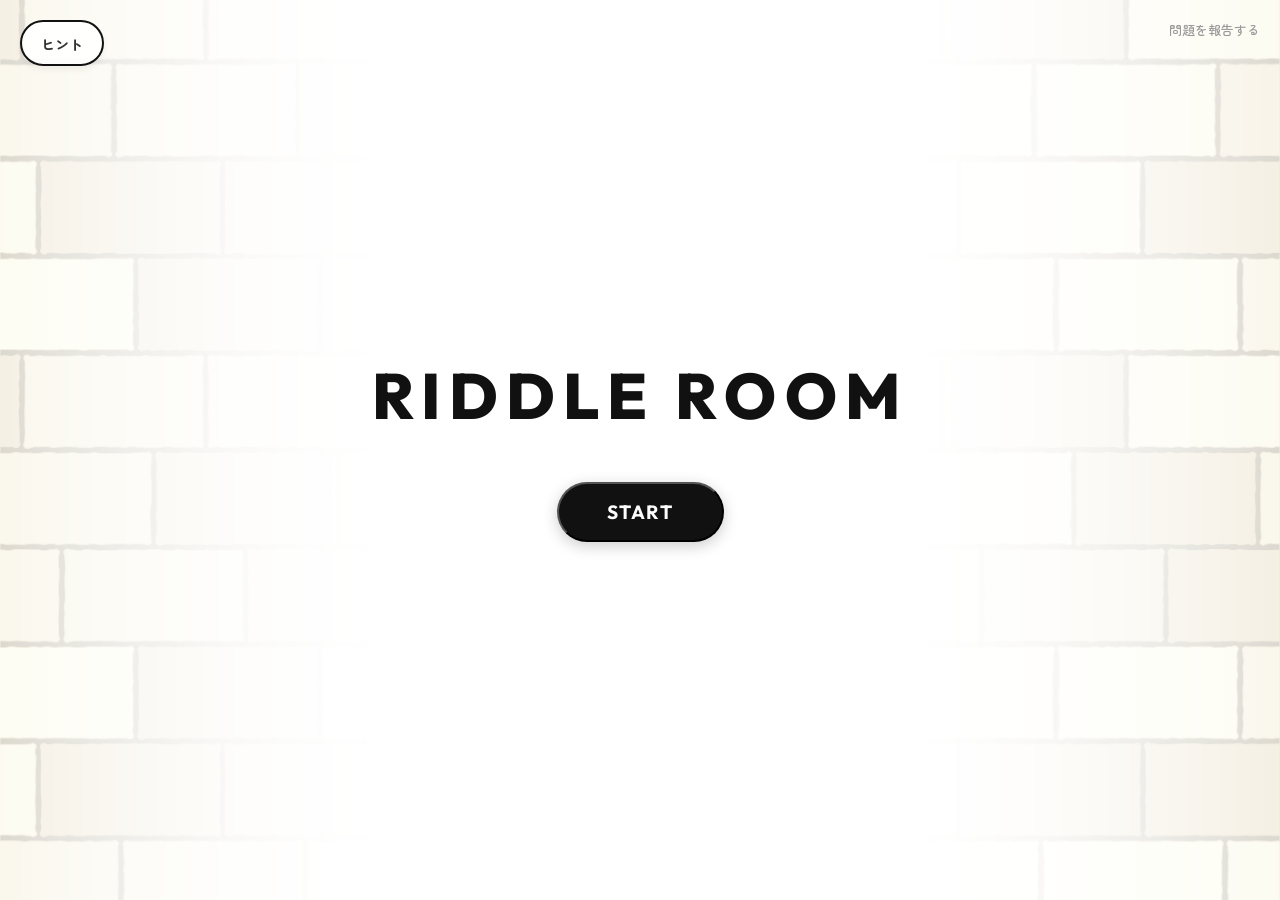
<file: index.html>
<!DOCTYPE html>
<html lang="ja">

<head>
    <meta charset="UTF-8">
    <meta name="viewport" content="width=device-width, initial-scale=1.0, interactive-widget=resizes-content">
    <title>RIDDLE ROOM</title>
    <link rel="stylesheet" href="style.css">
    <link rel="preconnect" href="https://fonts.googleapis.com">
    <link rel="preconnect" href="https://fonts.gstatic.com" crossorigin>
    <link
        href="https://fonts.googleapis.com/css2?family=Outfit:wght@300;500;700&family=Zen+Maru+Gothic:wght@400;500;700;900&display=swap"
        rel="stylesheet">
</head>

<body>
    <a href="hint.html" class="hint-link" target="_blank" rel="noopener noreferrer">ヒント</a>
    <a href="https://x.com/monushi_nazo" target="_blank" rel="noopener noreferrer" class="report-link">問題を報告する</a>
    
    <div class="scroll-container">
        <section class="section title-section">
            <h1 class="main-title">RIDDLE<span class="pc-space"> </span><br class="sp-br">ROO<span id="version-trigger">M</span></h1>
            
            <div style="display: flex; flex-direction: column; gap: 1rem; margin-top: 3rem;">
                <button id="start-btn" class="next-button" style="margin-top: 0;">START</button>
            </div>
        </section>
    </div>

    <script src="script.js"></script>
</body>

</html>
</file>
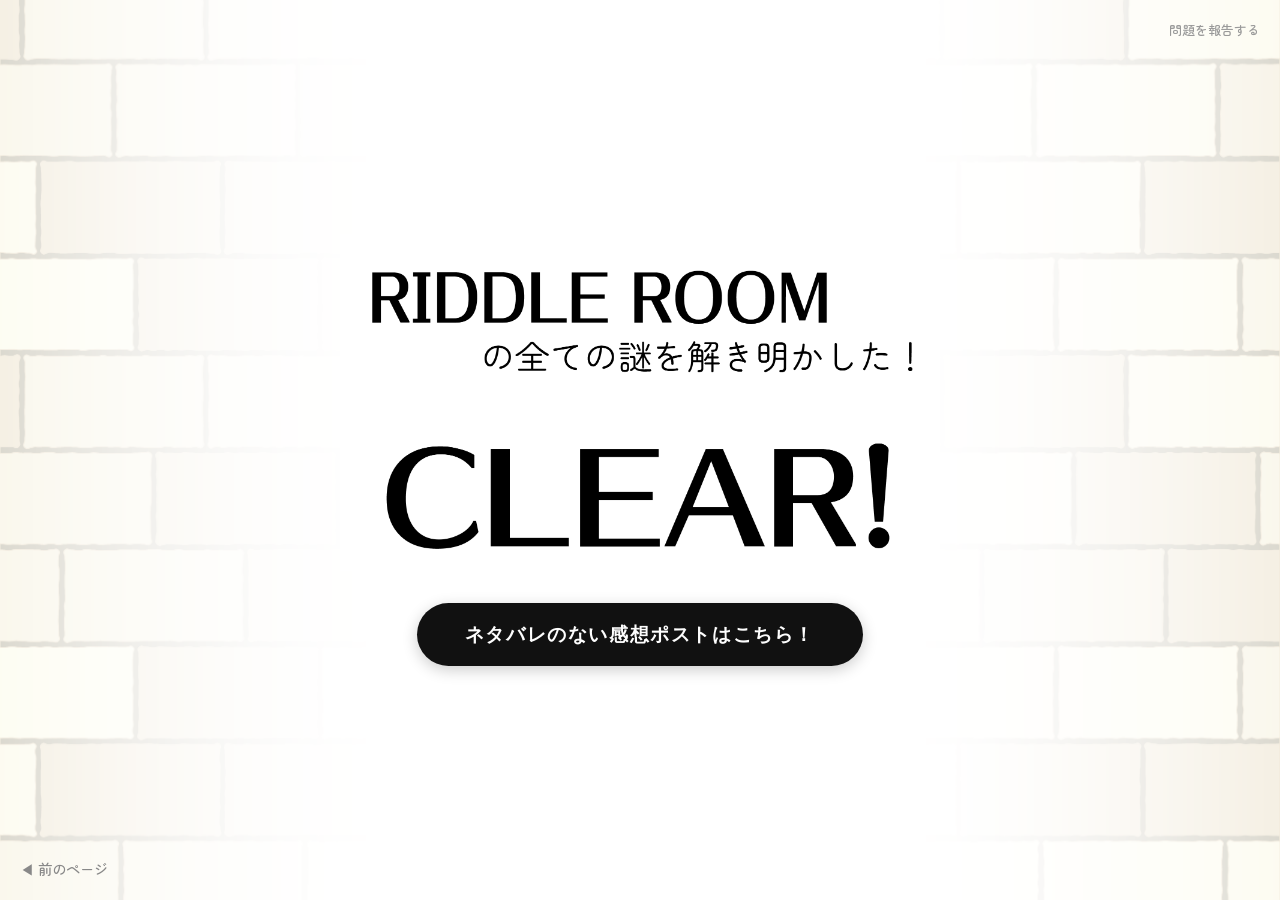
<file: clear.html>
<!DOCTYPE html>
<html lang="ja">

<head>
    <meta charset="UTF-8">
    <meta name="viewport" content="width=device-width, initial-scale=1.0, interactive-widget=resizes-content">
    <title>CLEAR - RIDDLE ROOM</title>
    <link rel="stylesheet" href="style.css">
    <link rel="preconnect" href="https://fonts.googleapis.com">
    <link rel="preconnect" href="https://fonts.gstatic.com" crossorigin>
    <link
        href="https://fonts.googleapis.com/css2?family=Outfit:wght@300;500;700&family=Zen+Maru+Gothic:wght@400;500;700;900&display=swap"
        rel="stylesheet">
</head>

<body>
    <a href="https://x.com/monushi_nazo" target="_blank" rel="noopener noreferrer" class="report-link">問題を報告する</a>
    
    <div class="scroll-container">
        <section class="section">
            <div class="step-card" style="display: flex; flex-direction: column; align-items: center; gap: 2rem;">
                <img src="clear.png" alt="Clear" style="max-width: 100%; height: auto;">
                <a href="https://twitter.com/intent/tweet?text=RIDDLE%20ROOM%E3%82%92%E3%82%AF%E3%83%AA%E3%82%A2%E3%81%97%E3%81%9F%EF%BC%81%0A%23%E7%A9%BA%E7%A9%BA" target="_blank" rel="noopener noreferrer" class="next-button" style="margin-top: 0;">ネタバレのない感想ポストはこちら！</a>
            </div>
        </section>
    </div>

    <a href="last_step.html" class="prev-button">◀ 前のページ</a>
    <script src="script.js"></script>
</body>

</html>
</file>
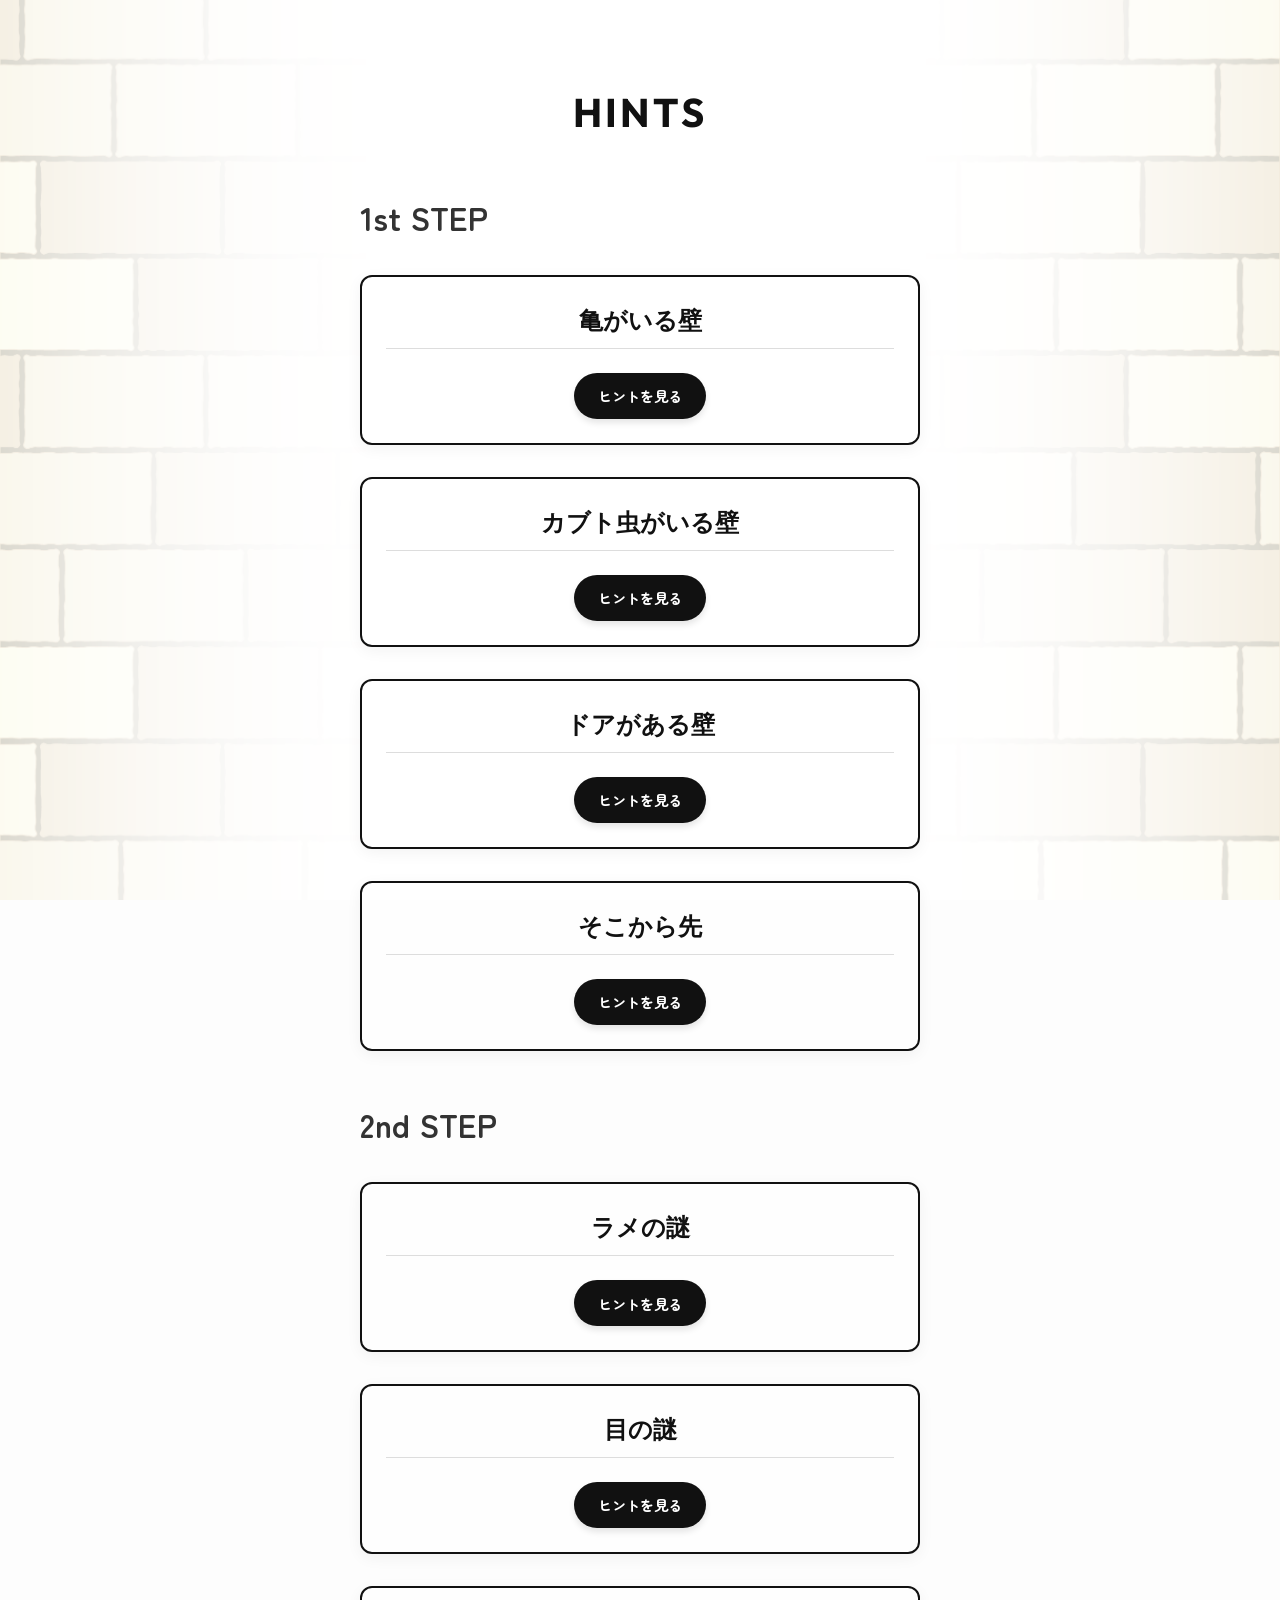
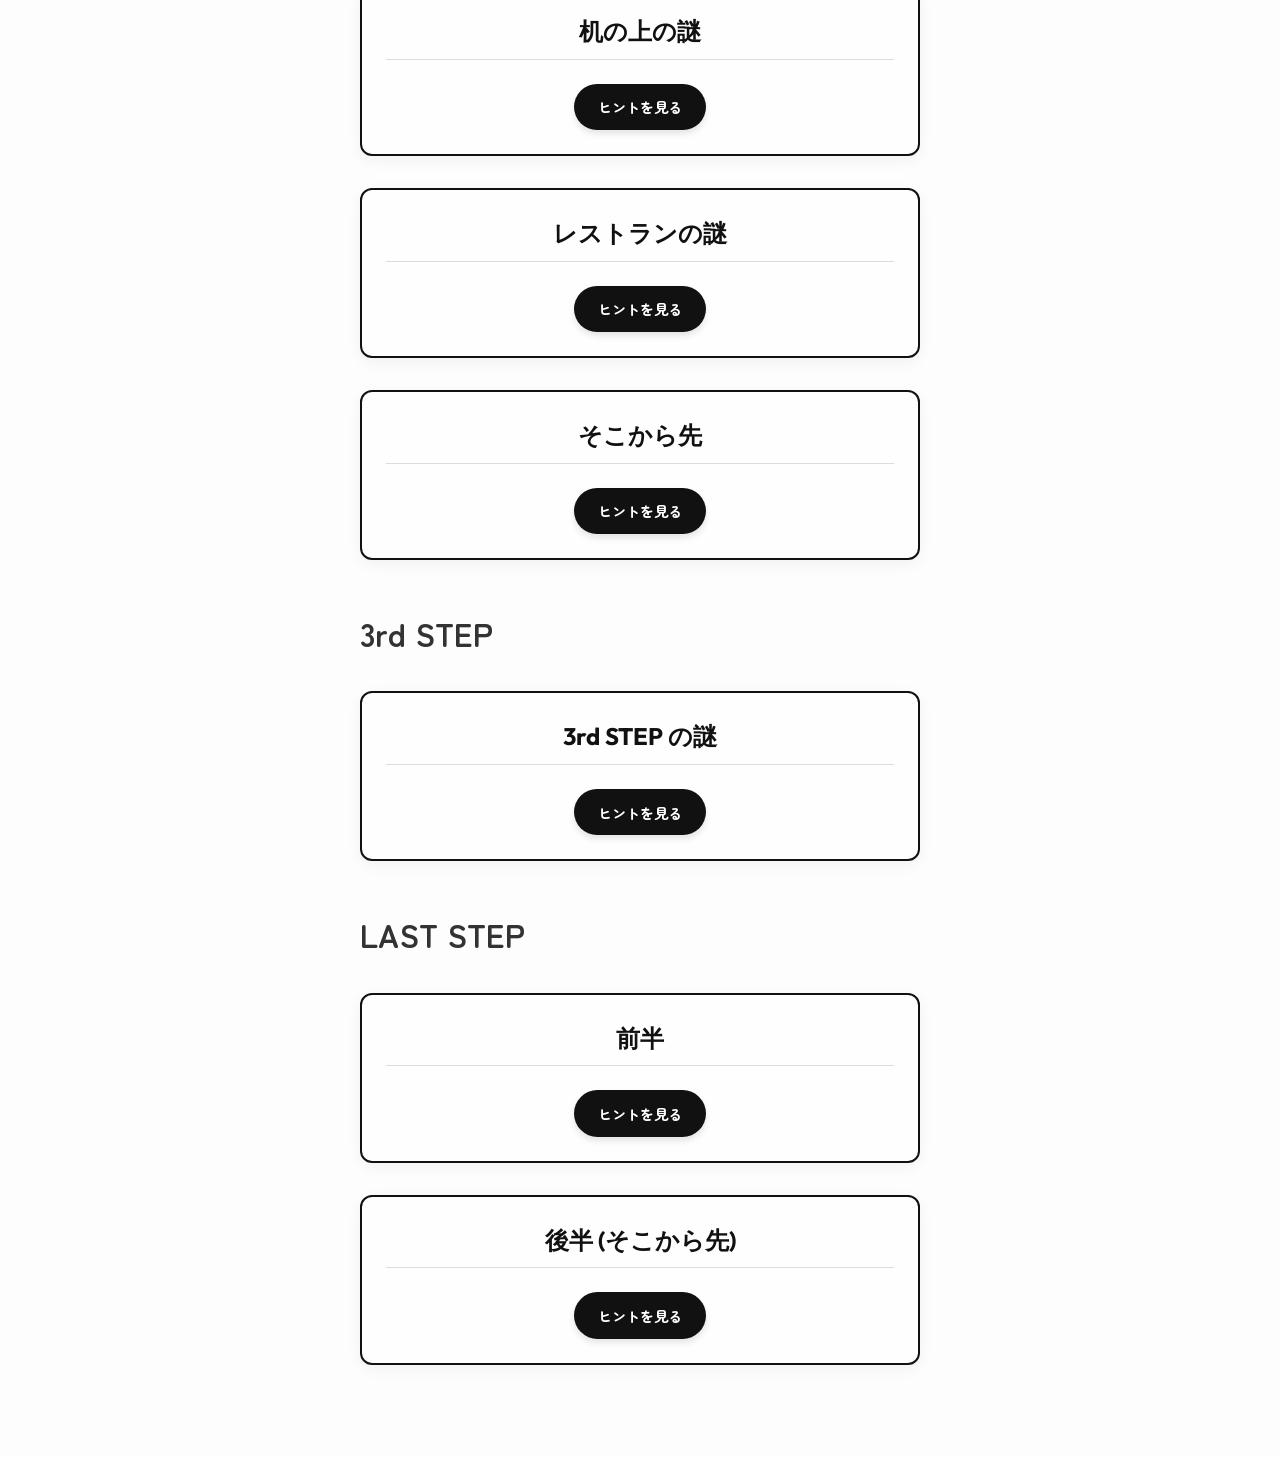
<file: hint.html>
<!DOCTYPE html>
<html lang="ja">
<head>
    <meta charset="UTF-8">
    <meta name="viewport" content="width=device-width, initial-scale=1.0">
    <title>HINT - RIDDLE ROOM</title>
    <link rel="stylesheet" href="style.css">
    <link rel="stylesheet" href="hint.css">
    <link rel="preconnect" href="https://fonts.googleapis.com">
    <link rel="preconnect" href="https://fonts.gstatic.com" crossorigin>
    <link href="https://fonts.googleapis.com/css2?family=Outfit:wght@300;500;700&family=Zen+Maru+Gothic:wght@400;500;700;900&display=swap" rel="stylesheet">
</head>
<body class="hint-body">
    <div class="hint-page-container">
        <h1 class="hint-main-title">HINTS</h1>
        <div id="hints-wrapper"></div>
    </div>
    <script src="hint.js"></script>
</body>
</html>
</file>
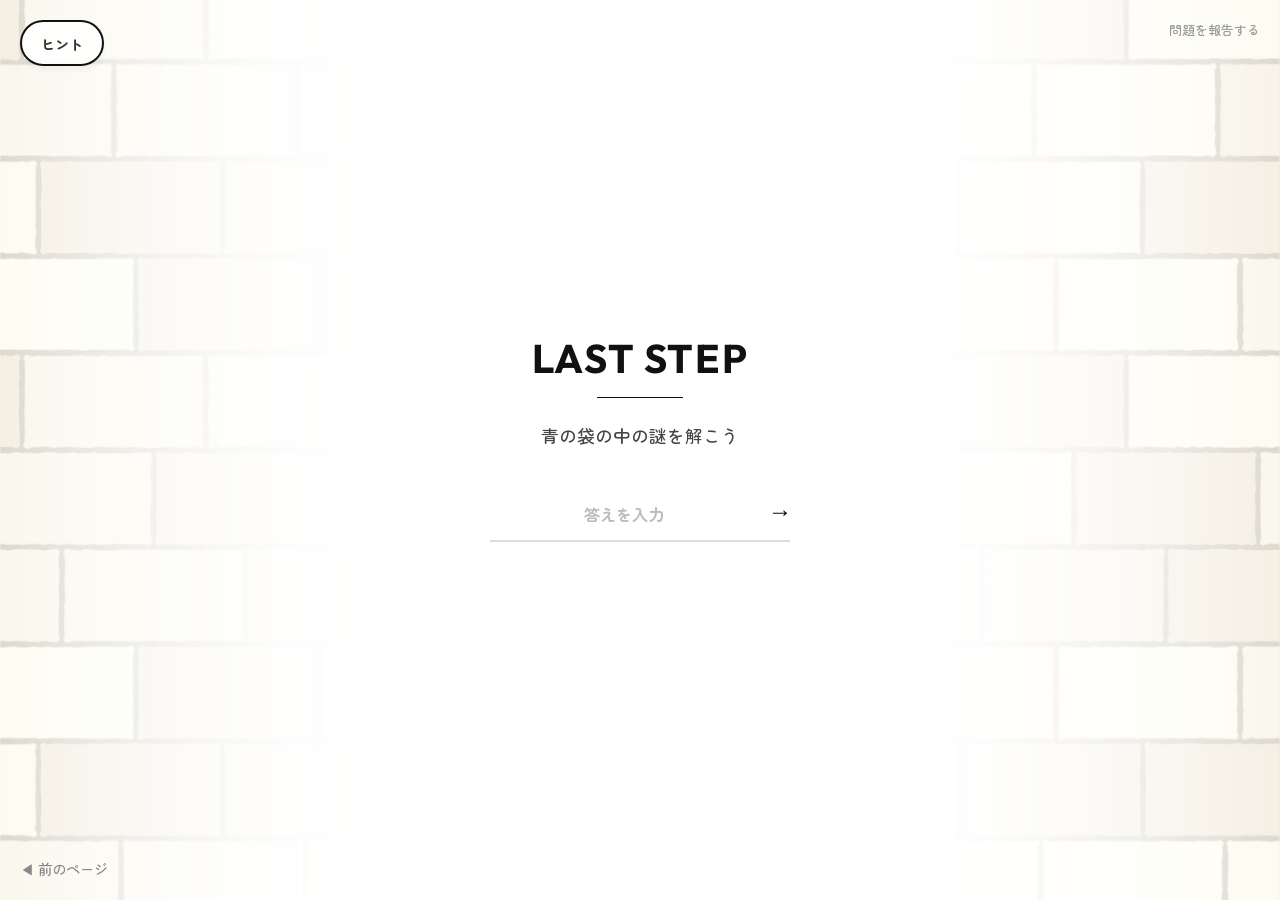
<file: last_step.html>
<!DOCTYPE html>
<html lang="ja">

<head>
    <meta charset="UTF-8">
    <meta name="viewport" content="width=device-width, initial-scale=1.0, interactive-widget=resizes-content">
    <title>LAST STEP - RIDDLE ROOM</title>
    <link rel="stylesheet" href="style.css">
    <link rel="preconnect" href="https://fonts.googleapis.com">
    <link rel="preconnect" href="https://fonts.gstatic.com" crossorigin>
    <link
        href="https://fonts.googleapis.com/css2?family=Outfit:wght@300;500;700&family=Zen+Maru+Gothic:wght@400;500;700;900&display=swap"
        rel="stylesheet">
</head>

<body>
    <a href="hint.html" class="hint-link" target="_blank" rel="noopener noreferrer">ヒント</a>
    <a href="https://x.com/monushi_nazo" target="_blank" rel="noopener noreferrer" class="report-link">問題を報告する</a>
    
    <div class="scroll-container">
        <section class="section">
            <div class="step-card">
                <h2 class="step-title">LAST STEP</h2>
                <div id="last-step-phase1" class="phase-container">
                    <p class="instruction">
                        青の袋の中の謎を解こう
                    </p>
                    <div class="input-group">
                        <input type="text" id="answer5_1" placeholder="答えを入力" autocomplete="off">
                        <button id="submit5_1" class="submit-btn" aria-label="Submit answer">→</button>
                    </div>
                    <div id="feedback5_1" class="feedback-container"></div>
                </div>

                <div id="last-step-phase2" class="phase-container" style="display: none; opacity: 0; transition: opacity 0.8s ease; margin-top: 2rem; padding-top: 2rem; border-top: 1px dashed #ccc;">
                    <div class="input-group">
                        <input type="text" id="answer5_2" placeholder="答えを入力" autocomplete="off">
                        <button id="submit5_2" class="submit-btn" aria-label="Submit answer">→</button>
                    </div>
                    <div id="feedback5_2" class="feedback-container"></div>
                </div>
                <a href="clear.html" id="next-btn5" class="next-button hidden" style="margin-top: 2rem;">クリアページへ</a>
            </div>
        </section>
    </div>

    <a href="step3.html" class="prev-button">◀ 前のページ</a>
    <script src="script.js"></script>
</body>

</html>
</file>
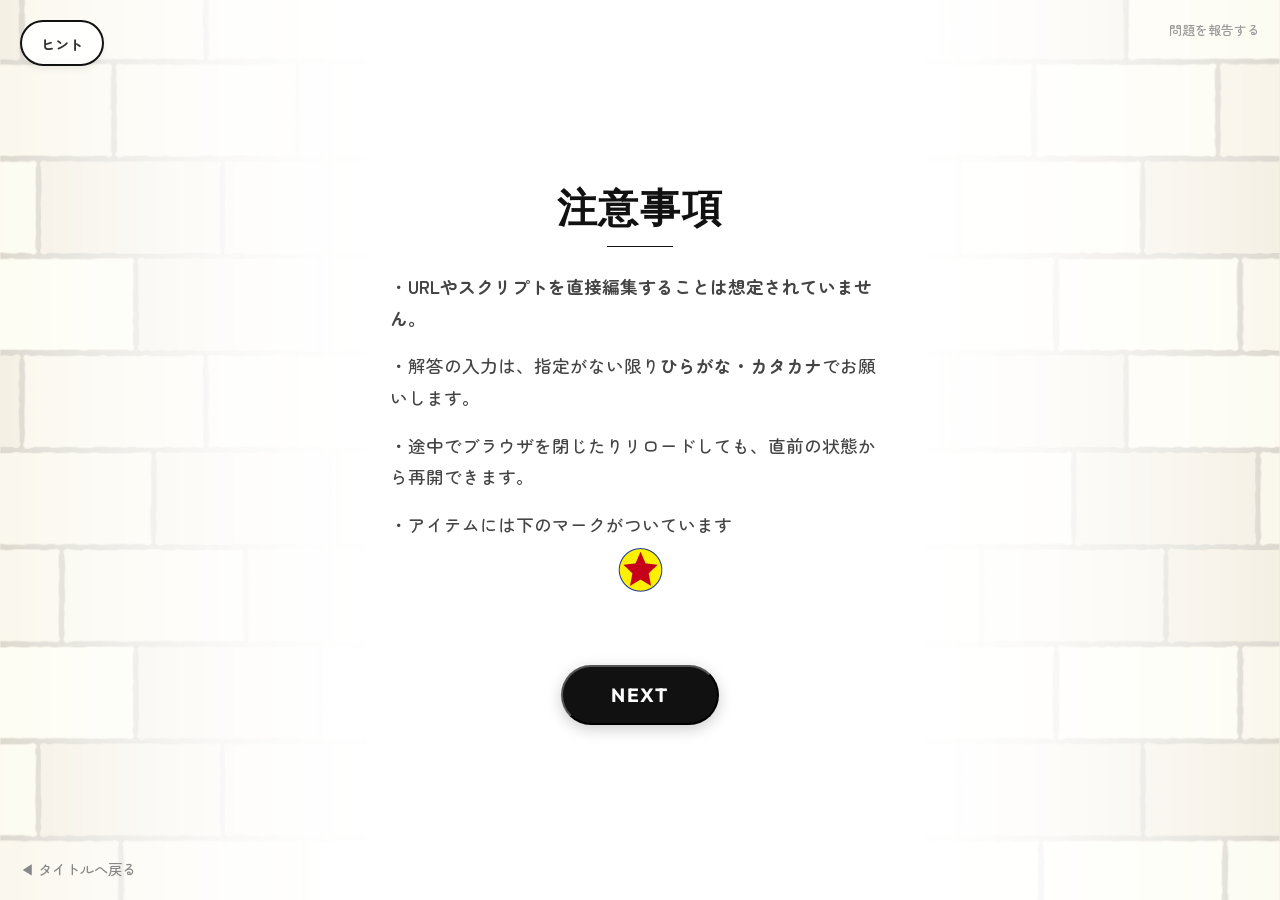
<file: rules.html>
<!DOCTYPE html>
<html lang="ja">

<head>
    <meta charset="UTF-8">
    <meta name="viewport" content="width=device-width, initial-scale=1.0, interactive-widget=resizes-content">
    <title>注意事項 - RIDDLE ROOM</title>
    <link rel="stylesheet" href="style.css">
    <link rel="preconnect" href="https://fonts.googleapis.com">
    <link rel="preconnect" href="https://fonts.gstatic.com" crossorigin>
    <link
        href="https://fonts.googleapis.com/css2?family=Outfit:wght@300;500;700&family=Zen+Maru+Gothic:wght@400;500;700;900&display=swap"
        rel="stylesheet">
</head>

<body>
    <a href="hint.html" class="hint-link" target="_blank" rel="noopener noreferrer">ヒント</a>
    <a href="https://x.com/monushi_nazo" target="_blank" rel="noopener noreferrer" class="report-link">問題を報告する</a>

    <div class="scroll-container">
        <section class="section">
            <div class="step-card">
                <h2 class="step-title">注意事項</h2>
                <div
                    style="text-align: left; max-width: 500px; margin: 0 auto 2rem auto; font-size: 1.1rem; line-height: 1.8; color: #444;">
                    <ul style="list-style-type: none; padding: 0;">
                        <li style="margin-bottom: 1rem;">・<strong>URLやスクリプトを直接編集することは想定されていません。</strong></li>
                        <li style="margin-bottom: 1rem;">・解答の入力は、指定がない限り<strong>ひらがな・カタカナ</strong>でお願いします。</li>
                        <li style="margin-bottom: 1rem;">・途中でブラウザを閉じたりリロードしても、直前の状態から再開できます。</li>
                        <li>
                            ・アイテムには下のマークがついています
                            <div style="text-align: center; margin-top: 0.5rem;">
                                <img src="item.png" alt="アイテムマーク" class="item-image">
                            </div>
                        </li>
                    </ul>
                </div>
                <button id="rules-next-btn" class="next-button">NEXT</button>
            </div>
        </section>
    </div>

    <a href="index.html?return=1" class="prev-button">◀ タイトルへ戻る</a>
    <script src="script.js"></script>
</body>

</html>
</file>
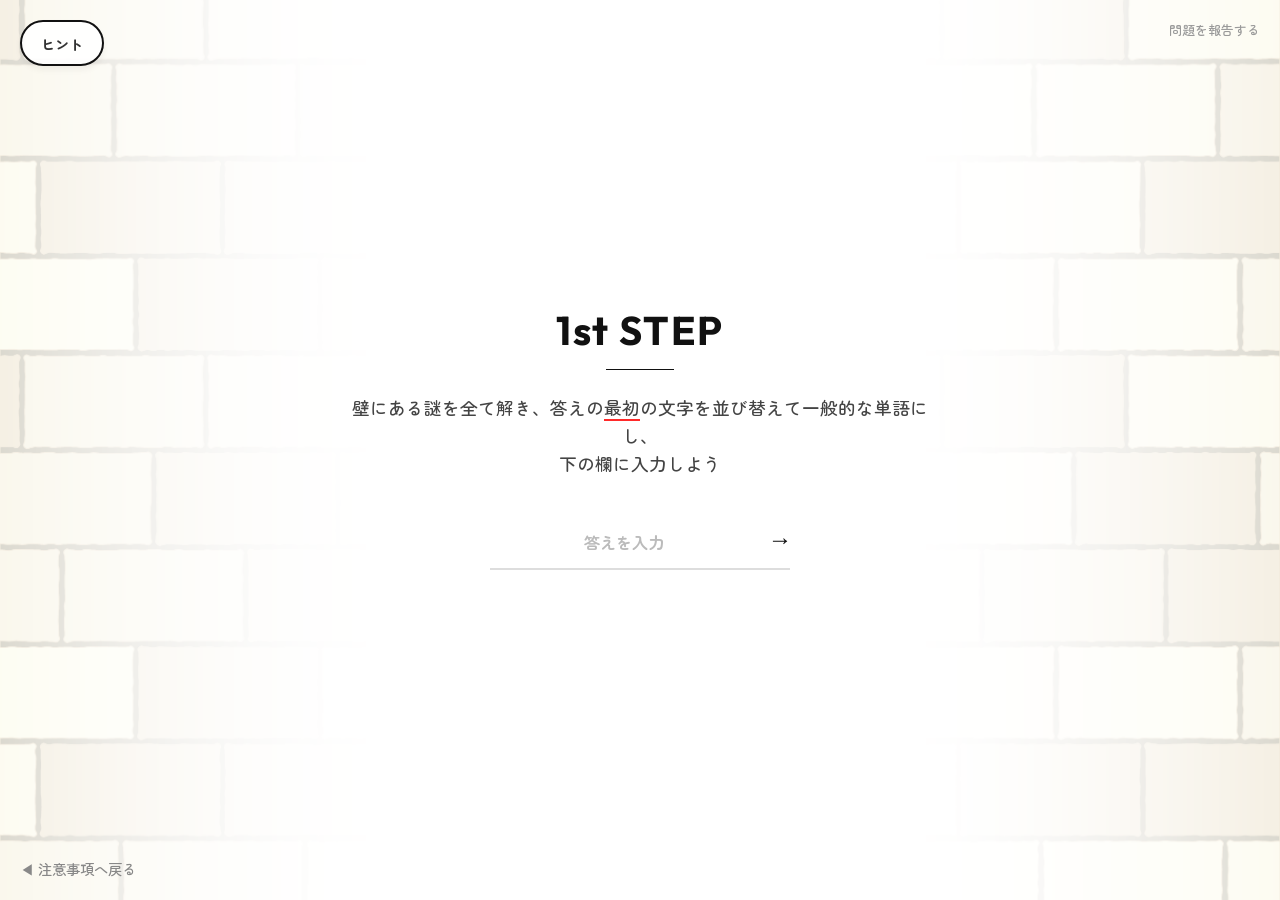
<file: step1.html>
<!DOCTYPE html>
<html lang="ja">

<head>
    <meta charset="UTF-8">
    <meta name="viewport" content="width=device-width, initial-scale=1.0, interactive-widget=resizes-content">
    <title>1st STEP - RIDDLE ROOM</title>
    <link rel="stylesheet" href="style.css">
    <link rel="preconnect" href="https://fonts.googleapis.com">
    <link rel="preconnect" href="https://fonts.gstatic.com" crossorigin>
    <link
        href="https://fonts.googleapis.com/css2?family=Outfit:wght@300;500;700&family=Zen+Maru+Gothic:wght@400;500;700;900&display=swap"
        rel="stylesheet">
</head>

<body>
    <a href="hint.html" class="hint-link" target="_blank" rel="noopener noreferrer">ヒント</a>
    <a href="https://x.com/monushi_nazo" target="_blank" rel="noopener noreferrer" class="report-link">問題を報告する</a>
    
    <div class="scroll-container">
        <section class="section">
            <div class="step-card">
                <h2 class="step-title">1st STEP</h2>
                <p class="instruction">
                    壁にある謎を全て解き、<br class="sp-br">答えの<span style="text-decoration: underline; text-decoration-color: var(--red-circle); text-decoration-thickness: 2px; text-underline-offset: 4px;">最初</span>の文字を並び替えて<br class="sp-br">一般的な単語にし、<br class="pc-br">
                    下の欄に入力しよう
                </p>
                <div class="input-group">
                    <input type="text" id="answer1" placeholder="答えを入力" autocomplete="off">
                    <button id="submit1" class="submit-btn" aria-label="Submit answer">→</button>
                </div>
                <div id="feedback1" class="feedback-container">
                    <!-- Feedback will be appended here via JS -->
                </div>
                <a href="step2.html" id="next-btn1" class="next-button hidden">NEXT STEP</a>
            </div>
        </section>
    </div>

    <a href="rules.html" class="prev-button">◀ 注意事項へ戻る</a>
    <script src="script.js"></script>
</body>

</html>
</file>
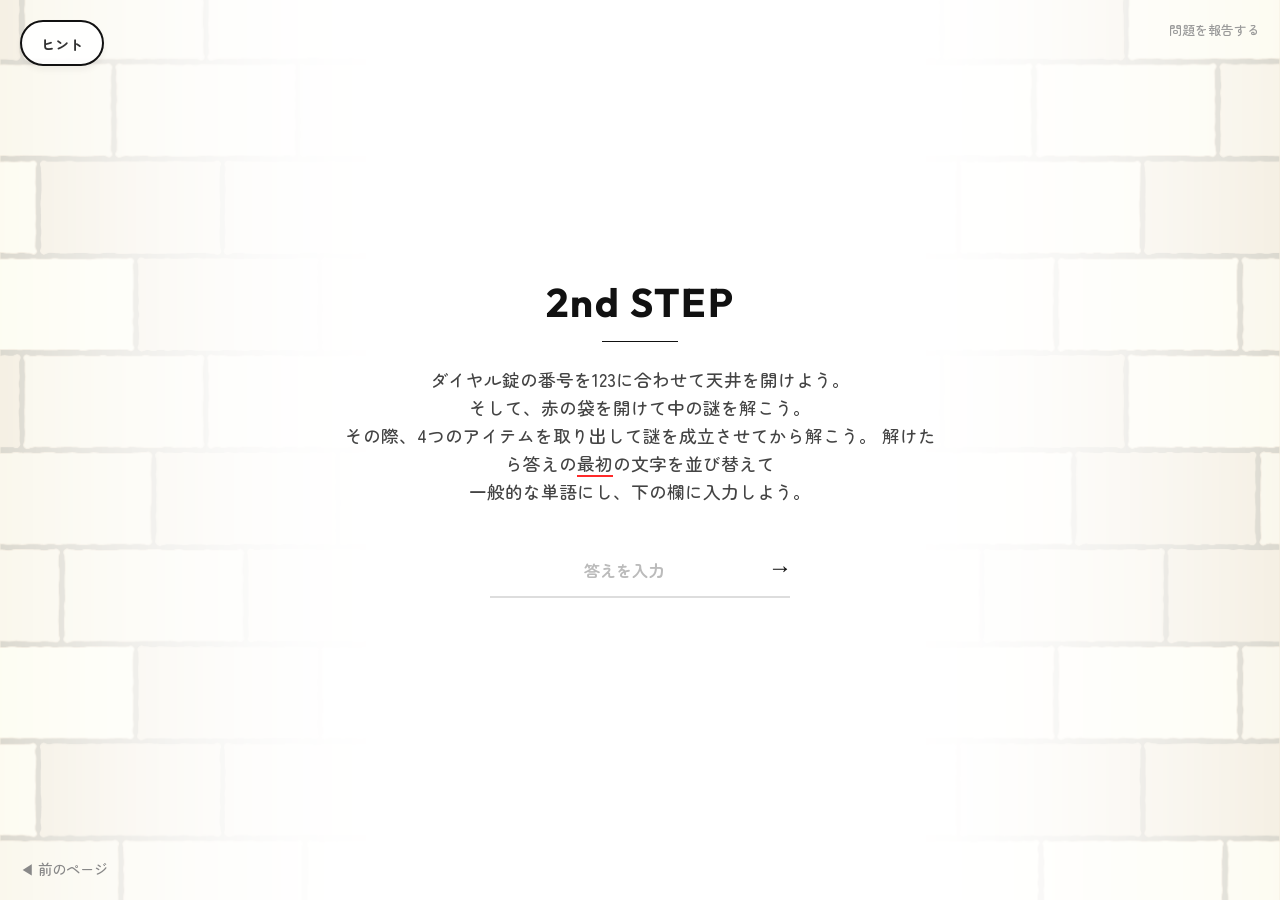
<file: step2.html>
<!DOCTYPE html>
<html lang="ja">

<head>
    <meta charset="UTF-8">
    <meta name="viewport" content="width=device-width, initial-scale=1.0, interactive-widget=resizes-content">
    <title>2nd STEP - RIDDLE ROOM</title>
    <link rel="stylesheet" href="style.css">
    <link rel="preconnect" href="https://fonts.googleapis.com">
    <link rel="preconnect" href="https://fonts.gstatic.com" crossorigin>
    <link
        href="https://fonts.googleapis.com/css2?family=Outfit:wght@300;500;700&family=Zen+Maru+Gothic:wght@400;500;700;900&display=swap"
        rel="stylesheet">
</head>

<body>
    <a href="hint.html" class="hint-link" target="_blank" rel="noopener noreferrer">ヒント</a>
    <a href="https://x.com/monushi_nazo" target="_blank" rel="noopener noreferrer" class="report-link">問題を報告する</a>

    <div class="scroll-container">
        <section class="section">
            <div class="step-card">
                <h2 class="step-title">2nd STEP</h2>
                <p class="instruction">
                    ダイヤル錠の番号を123に合わせて天井を開けよう。<br>
                    そして、赤の袋を開けて中の謎を解こう。<br>
                    その際、4つのアイテムを取り出して謎を成立させてから解こう。<br class="sp-br">
                    解けたら答えの<span
                        style="text-decoration: underline; text-decoration-color: var(--red-circle); text-decoration-thickness: 2px; text-underline-offset: 4px;">最初</span>の文字を並び替えて<br
                        class="pc-br">
                    一般的な単語にし、下の欄に入力しよう。
                </p>
                <div class="input-group">
                    <input type="text" id="answer2" placeholder="答えを入力" autocomplete="off">
                    <button id="submit2" class="submit-btn" aria-label="Submit answer">→</button>
                </div>
                <div id="feedback2" class="feedback-container"></div>
                <a href="step3.html" id="next-btn2" class="next-button hidden">NEXT STEP</a>
            </div>
        </section>
    </div>

    <a href="step1.html" class="prev-button">◀ 前のページ</a>
    <script src="script.js"></script>
</body>

</html>
</file>
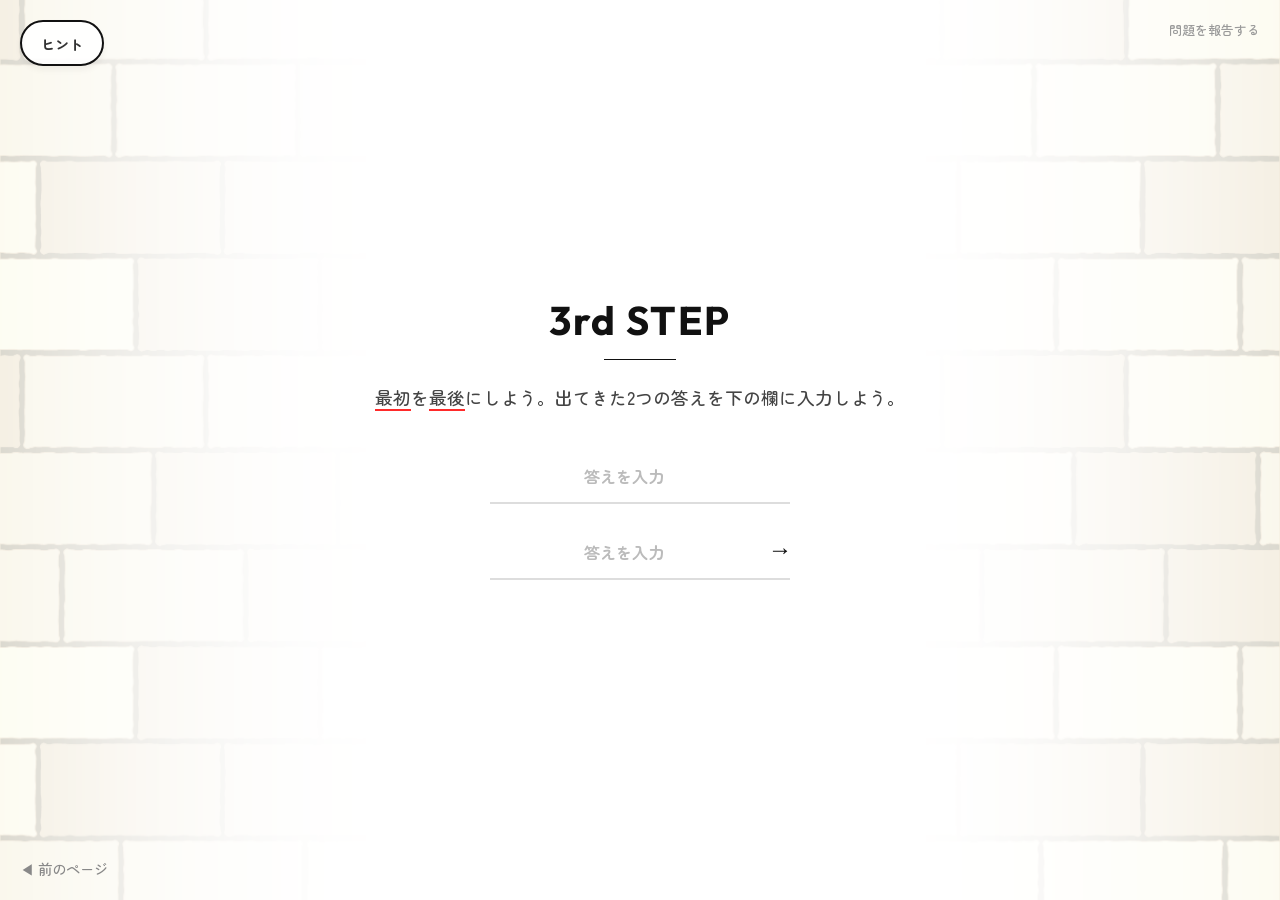
<file: step3.html>
<!DOCTYPE html>
<html lang="ja">

<head>
    <meta charset="UTF-8">
    <meta name="viewport" content="width=device-width, initial-scale=1.0, interactive-widget=resizes-content">
    <title>3rd STEP - RIDDLE ROOM</title>
    <link rel="stylesheet" href="style.css">
    <link rel="preconnect" href="https://fonts.googleapis.com">
    <link rel="preconnect" href="https://fonts.gstatic.com" crossorigin>
    <link
        href="https://fonts.googleapis.com/css2?family=Outfit:wght@300;500;700&family=Zen+Maru+Gothic:wght@400;500;700;900&display=swap"
        rel="stylesheet">
</head>

<body>
    <a href="hint.html" class="hint-link" target="_blank" rel="noopener noreferrer">ヒント</a>
    <a href="https://x.com/monushi_nazo" target="_blank" rel="noopener noreferrer" class="report-link">問題を報告する</a>
    
    <div class="scroll-container">
        <section class="section">
            <div class="step-card">
                <h2 class="step-title">3rd STEP</h2>
                
                <div id="step3-phase1" class="phase-container">
                    <p class="instruction">
                        <span style="text-decoration: underline; text-decoration-color: var(--red-circle); text-decoration-thickness: 2px; text-underline-offset: 4px;">最初</span>を<span style="text-decoration: underline; text-decoration-color: var(--red-circle); text-decoration-thickness: 2px; text-underline-offset: 4px;">最後</span>にしよう。<br class="sp-br">出てきた2つの答えを下の欄に入力しよう。
                    </p>
                    <div class="input-group" style="margin-bottom: 1rem;">
                        <input type="text" id="answer3_1" placeholder="答えを入力" autocomplete="off">
                    </div>
                    <div class="input-group">
                        <input type="text" id="answer3_2" placeholder="答えを入力" autocomplete="off">
                        <button id="submit3" class="submit-btn" aria-label="Submit answer">→</button>
                    </div>
                    <div id="feedback3" class="feedback-container"></div>
                </div>

                <div id="step3-phase2" class="phase-container" style="display: none; opacity: 0; transition: opacity 0.8s ease; margin-top: 2rem; padding-top: 2rem; border-top: 1px dashed #ccc;">
                    <p class="instruction" style="color: #000;">
                        部屋の中の目が届かないところを見よう
                    </p>
                    <div class="input-group">
                        <input type="text" id="answer4" placeholder="答えを入力" autocomplete="off">
                        <button id="submit4" class="submit-btn" aria-label="Submit answer">→</button>
                    </div>
                    <div id="feedback4" class="feedback-container"></div>
                    <a href="last_step.html" id="next-btn4" class="next-button hidden">NEXT STEP</a>
                </div>
            </div>
        </section>
    </div>

    <a href="step2.html" class="prev-button">◀ 前のページ</a>
    <script src="script.js"></script>
</body>

</html>
</file>
<file: style.css>
:root {
    --bg-color: #fdfdfd;
    --text-main: #333333;
    --accent: #111111;
    --accent-dim: #dddddd;
    --error: #ff3b30;
    --red-circle: #ff2a2a;
    --font-en: 'Outfit', sans-serif;
    --font-jp: 'Zen Maru Gothic', sans-serif;
}

* {
    margin: 0;
    padding: 0;
    box-sizing: border-box;
}

body {
    background-color: var(--bg-color);
    color: var(--text-main);
    font-family: var(--font-jp);
    font-weight: 500;
    overflow-x: hidden;
    line-height: 1.6;
    overscroll-behavior-y: none;
}

html {
    scroll-behavior: smooth;
    overscroll-behavior-y: none;
}

/* Page Container */
.scroll-container {
    min-height: 100dvh; /* fallback */
    min-height: var(--viewport-height, 100dvh);
    width: 100%;
    display: flex;
    flex-direction: column;
    justify-content: center;
    align-items: center;
    background-image: url('background.png');
    background-size: cover;
    background-position: center;
    background-repeat: no-repeat;
    animation: fadeInPage 0.8s ease-out forwards;
}

@keyframes fadeInPage {
    0% { opacity: 0; }
    100% { opacity: 1; }
}

/* Sections */
.section {
    width: 100%;
    max-width: 800px;
    display: flex;
    flex-direction: column;
    justify-content: center;
    align-items: center;
    padding: 2rem;
}

.main-title {
    font-family: var(--font-en);
    font-size: clamp(2.5rem, 10vw, 4rem);
    font-weight: 800;
    letter-spacing: clamp(0.2rem, 2vw, 0.5rem);
    color: var(--accent);
    text-align: center;
    line-height: 1.2;
}

/* Removed Reveal Classes as they are now handled by JS smoothly */

.report-link,
.report-link:visited,
.report-link:active,
.report-link:focus {
    position: fixed;
    top: 20px;
    right: 20px;
    font-size: 0.8rem;
    color: #999;
    text-decoration: none;
    z-index: 1000;
}

/* Step Layout (Removed Box Styling) */
.step-card {
    max-width: 600px;
    width: 100%;
    text-align: center;
    padding: 2rem 0;
    /* removed card background, glass effect, and borders for clean minimalist look */
}

.step-title {
    font-family: var(--font-en);
    font-size: clamp(2rem, 8vw, 2.5rem);
    color: var(--accent);
    margin-bottom: 2rem;
    font-weight: 700;
    letter-spacing: 0.1rem;
    position: relative;
    display: inline-block;
}

/* Slim underline for the title */
.step-title::after {
    content: '';
    position: absolute;
    bottom: -8px;
    left: 30%;
    width: 40%;
    height: 1px;
    background: var(--accent);
}

.instruction {
    font-size: 1.1rem;
    margin-bottom: 2rem;
    font-weight: 500;
    color: #444;
}

.item-container {
    margin-bottom: 2rem;
    display: flex;
    flex-direction: column;
    align-items: center;
    gap: 0.5rem;
}

.item-note {
    font-size: 0.9rem;
    color: #777;
}

.item-image {
    max-width: 120px;
    height: auto;
}

/* Input Fields */
.input-group {
    display: flex;
    justify-content: center;
    align-items: center;
    position: relative;
    max-width: 300px;
    margin: 0 auto;
}

input[type="text"] {
    width: 100%;
    background: transparent;
    border: none;
    border-bottom: 2px solid var(--accent-dim);
    color: var(--text-main);
    padding: 0.8rem 2.5rem 0.8rem 0.5rem;
    font-size: 1.4rem;
    font-weight: 700;
    font-family: var(--font-jp);
    text-align: center;
    transition: border-color 0.3s ease;
}

input[type="text"]:focus {
    outline: none;
    border-bottom-color: var(--accent);
}

input[type="text"]::placeholder {
    color: #bbbbbb;
    font-size: 1rem;
}

.submit-btn {
    position: absolute;
    right: -10px;
    background: transparent;
    border: none;
    color: var(--accent);
    font-size: 1.5rem;
    cursor: pointer;
    width: 40px;
    height: 40px;
    display: flex;
    align-items: center;
    justify-content: center;
    transition: transform 0.2s ease;
}

.submit-btn:hover {
    transform: translateX(3px);
}

/* Feedback Element */
.feedback-container {
    margin-top: 2rem;
    display: flex;
    justify-content: center;
    align-items: center;
}

.success-message {
    text-align: center;
    animation: fadeInMsg 0.4s ease-out forwards;
}

.success-text {
    font-size: 1.2rem;
    font-weight: 500;
    color: #4CAF50;
    letter-spacing: 0.05rem;
}

@keyframes fadeInMsg {
    0% {
        opacity: 0;
    }

    100% {
        opacity: 1;
    }
}

/* Scroll Indicators */
.scroll-indicator,
.unlock-indicator {
    position: absolute;
    bottom: 40px;
    display: flex;
    flex-direction: column;
    align-items: center;
    opacity: 0.6;
    animation: bounce 2s infinite;
    cursor: pointer;
    font-family: var(--font-en);
    font-size: 0.8rem;
    letter-spacing: 0.2rem;
    color: var(--accent);
    z-index: 10;
}

.unlock-indicator {
    opacity: 1;
    animation: bounce 2s infinite;
}

@keyframes bounce {

    0%,
    20%,
    50%,
    80%,
    100% {
        transform: translateY(0);
    }

    40% {
        transform: translateY(-10px);
    }

    60% {
        transform: translateY(-5px);
    }
}

.arrow {
    width: 15px;
    height: 15px;
    border-right: 2px solid currentColor;
    border-bottom: 2px solid currentColor;
    transform: rotate(45deg);
    margin-top: 10px;
}

/* Next Button / Generic Buttons */
.next-button {
    display: inline-block;
    margin-top: 2rem;
    padding: 1rem 3rem;
    font-family: var(--font-en);
    font-size: 1.2rem;
    font-weight: 700;
    color: var(--bg-color);
    background-color: var(--accent);
    text-decoration: none;
    border-radius: 50px;
    letter-spacing: 0.1rem;
    transition: transform 0.2s ease, opacity 0.2s ease;
    box-shadow: 0 4px 15px rgba(0, 0, 0, 0.2);
    animation: fadeInPage 0.5s ease-out forwards;
}

.next-button:hover {
    transform: translateY(-2px);
    opacity: 0.9;
}

.next-button.hidden {
    display: none;
}

/* Previous & Title Buttons */
.title-button {
    position: fixed;
    bottom: 45px;
    left: 20px;
    font-size: 0.9rem;
    color: #888;
    text-decoration: none;
    font-family: var(--font-jp);
    font-weight: 500;
    transition: color 0.2s ease;
    z-index: 1000;
}

.title-button:hover {
    color: var(--accent);
}

.prev-button {
    position: fixed;
    bottom: 20px;
    left: 20px;
    font-size: 0.9rem;
    color: #888;
    text-decoration: none;
    font-family: var(--font-jp);
    font-weight: 500;
    transition: color 0.2s ease;
    z-index: 1000;
}

.prev-button:hover {
    color: var(--accent);
}

/* Responsive Line Breaks */
@media (min-width: 769px) {
    .sp-br {
        display: none;
    }
}

@media (max-width: 768px) {
    .pc-br {
        display: none;
    }

    .pc-space {
        display: none;
    }
}

/* Removed hidden states as opacity and pointer events are directly managed by JS */
/* Hint Link */
.hint-link {
    position: fixed;
    top: 20px;
    left: 20px;
    font-family: var(--font-jp);
    font-size: 0.9rem;
    font-weight: 700;
    color: var(--text-main);
    background-color: rgba(255, 255, 255, 0.9);
    padding: 0.6rem 1.2rem;
    border-radius: 30px;
    text-decoration: none;
    z-index: 1000;
    box-shadow: 0 4px 6px rgba(0, 0, 0, 0.05);
    border: 2px solid var(--accent);
    transition: all 0.2s ease;
}

.hint-link:hover {
    background-color: var(--accent);
    color: white;
    transform: translateY(-2px);
}
</file>
<file: hint.css>
/* hint.css */
.hint-body {
    background-image: url('background.png');
    background-size: cover;
    background-position: center;
    background-attachment: fixed;
    background-color: var(--bg-color);
    min-height: 100vh;
}

.back-link {
    position: fixed;
    top: 20px;
    left: 20px;
    font-family: var(--font-jp);
    font-size: 0.9rem;
    font-weight: 700;
    color: var(--text-main);
    background-color: rgba(255, 255, 255, 0.9);
    padding: 0.6rem 1.2rem;
    border-radius: 30px;
    text-decoration: none;
    z-index: 1000;
    box-shadow: 0 4px 6px rgba(0, 0, 0, 0.05);
    border: 2px solid var(--accent);
    transition: all 0.2s ease;
}

.back-link:hover {
    background-color: var(--accent);
    color: white;
    transform: translateY(-2px);
}

.hint-page-container {
    padding: 80px 20px 60px;
    max-width: 600px;
    margin: 0 auto;
    position: relative;
    z-index: 10;
}

.hint-main-title {
    font-family: var(--font-en);
    font-size: 2.5rem;
    color: var(--accent);
    text-align: center;
    margin-bottom: 3rem;
    letter-spacing: 0.2rem;
}

.hint-step-card {
    background: rgba(255, 255, 255, 0.8);
    border: 2px solid var(--accent);
    border-radius: 12px;
    padding: 1.5rem;
    margin-bottom: 2rem;
    box-shadow: 0 4px 15px rgba(0,0,0,0.05);
}

.hint-step-title {
    font-family: var(--font-en);
    font-size: 1.5rem;
    color: var(--accent);
    margin-bottom: 1.5rem;
    text-align: center;
    border-bottom: 1px solid var(--accent-dim);
    padding-bottom: 0.5rem;
}

.hint-item {
    margin-bottom: 1rem;
    padding: 1rem;
    background: rgba(240, 240, 240, 0.7);
    border-radius: 8px;
    border-left: 4px solid var(--accent);
    animation: fadeIn 0.4s ease-out forwards;
}

.hint-item.hidden {
    display: none;
}

.hint-text {
    font-size: 1rem;
    line-height: 1.6;
}

.hint-btn-wrapper {
    text-align: center;
    margin-top: 1.5rem;
}

.next-hint-btn {
    font-family: var(--font-jp);
    font-size: 0.9rem;
    font-weight: 700;
    color: white;
    background-color: var(--accent);
    border: none;
    padding: 0.8rem 1.5rem;
    border-radius: 30px;
    cursor: pointer;
    transition: transform 0.2s ease, opacity 0.2s ease;
    box-shadow: 0 4px 6px rgba(0, 0, 0, 0.1);
}

.next-hint-btn:hover {
    transform: translateY(-2px);
    opacity: 0.9;
}

.next-hint-btn.hidden {
    display: none;
}

@keyframes fadeIn {
    from { opacity: 0; transform: translateY(10px); }
    to { opacity: 1; transform: translateY(0); }
}
</file>
